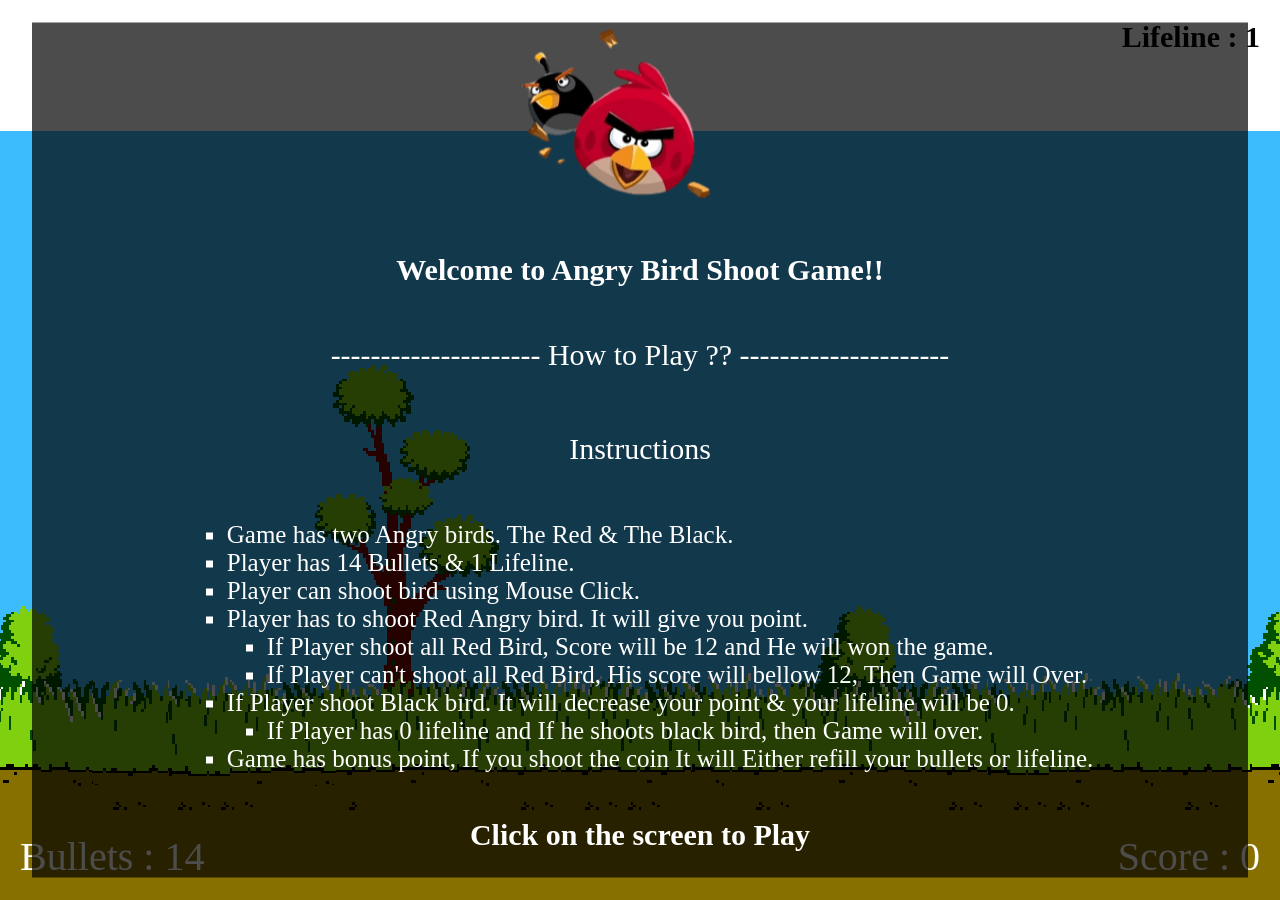
<file: games/static/games/playable/angry_birds_neo/index.html>
<!DOCTYPE html>
<html lang="en">
<head>
    <meta charset="UTF-8">
    <title>AngryBird ShootGame</title>
    <link rel="stylesheet" href="./css/style.css">
    <!-- <script src="./js/main.js"></script> -->
    
</head>
<body id="body">
    
    <div id="score">Score : <span id="currentScore">0</span></div>
    <div id="bullets">Bullets : <span id="currentBullet">14</span></div>
    <div id="lifeline">Lifeline : <span id="currentlifeLine">1</span></div>
 
    <div class="splash">
        <img src="./images/splash.png" alt="">
        <h1 class = "splash-header">Welcome to Angry Bird Shoot Game!!</h1>
        <p>--------------------- How to Play ?? ---------------------</p>
        <p>Instructions</p>
        <ul>
            <li>Game has two Angry birds. The Red & The Black.</li>
            <li>Player has 14 Bullets & 1 Lifeline.</li>
            <li>Player can shoot bird using Mouse Click.</li>
            <li>Player has to shoot Red Angry bird. It will give you point.
                <ul>
                    <li>If Player shoot all Red Bird, Score will be 12 and He will won the game.</li>
                    <li>If Player can't shoot all Red Bird, His score will bellow 12, Then Game will Over.</li>
                </ul>
            </li>
            <li>If Player shoot Black bird. It will decrease your point & your lifeline will be 0.
                <ul>
                    <li>If Player has 0 lifeline and If he shoots black bird, then Game will over.</li>
                </ul>
            </li>
            <li>Game has bonus point, If you shoot the coin It will Either refill your bullets or lifeline.</li>
        </ul>
        <h1 class = "splash-header">Click on the screen to Play</h1>
    </div>
    <script src="./js/angryBird.js"></script>
    <script src="./js/bombBird.js"></script>
    <script src="./js/lifeLine.js"></script>
    <script src="./js/game.js"></script>
</body>
</html>
</file>
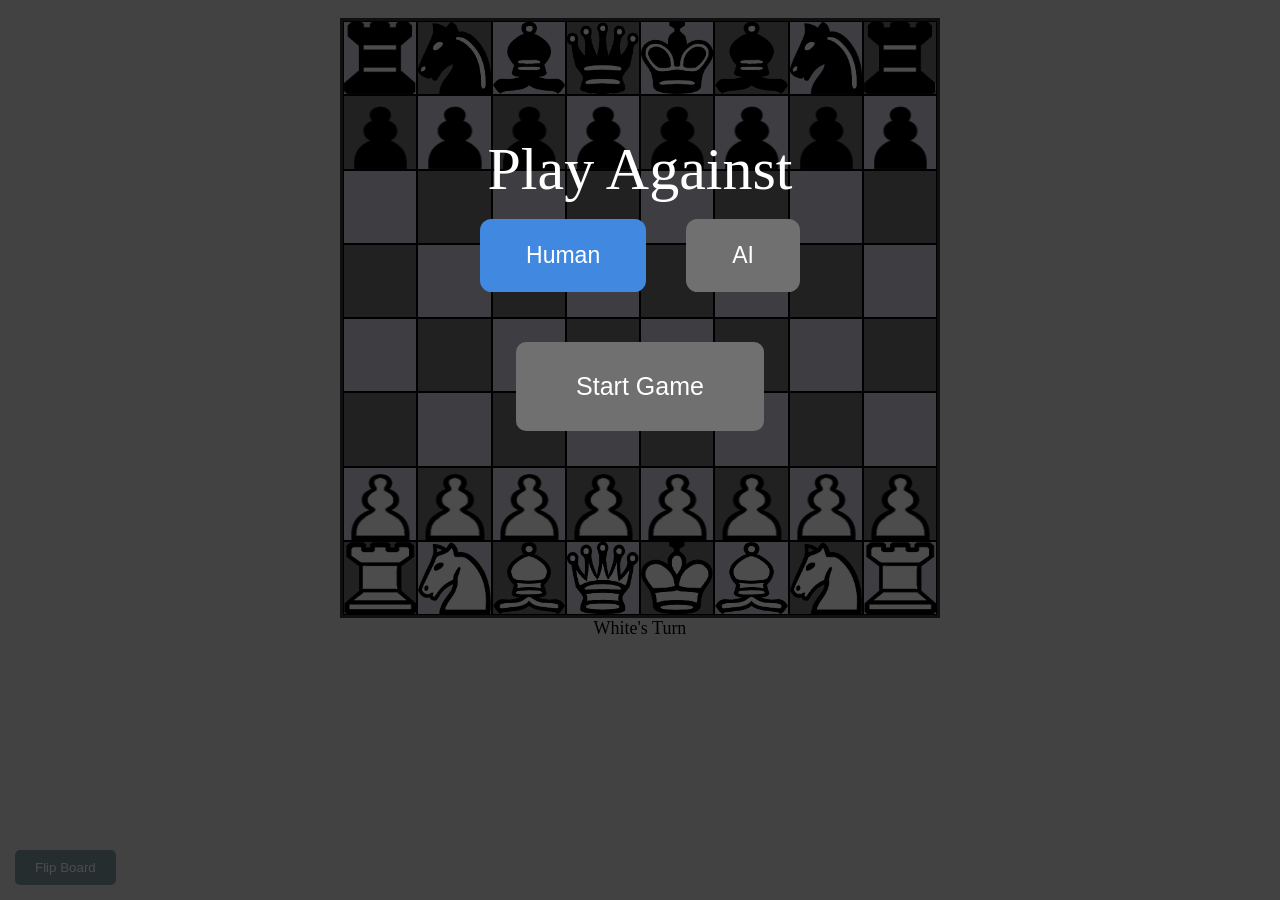
<file: games/static/games/playable/chess/index.html>
<!DOCTYPE html>
<html>
<head>
	<title>Chess Game</title>
	<link rel="stylesheet" type="text/css" href="chess.css">
    <meta name="viewport" content="width=device-width, initial-scale=1" />
	<meta property="og:image" content="img/share.jpeg" />
	<meta property="og:description" content="A complete well automated chess game made by JavaScript that contains AI. Check it out. I hope you like it." />
	<meta name="author" content="Ahmed Alkholy">
	<link rel="icon" type="image/x-icon" href="favicon.ico">
</head>
<body>

<div id="startscene" class="scene show">
	<div class="scene-content" style="margin-top: 15vh;">
		<div style="margin-bottom: 50px;">
			<h2>Play Against</h2>
			<input type="radio" name="oponent" id="humanOponent" value="human" onchange="changeColorSelect()" checked>
			<label for="humanOponent">Human</label>
			&ensp;
			<input type="radio" name="oponent" id="aiOponent" value="ai" onchange="changeColorSelect()">
			<label for="aiOponent">AI</label>
		</div>
		
		<div class="select-color-container" style="margin-bottom: 50px;display: none;">
			<h2>Select Your Color</h2>
			<input type="radio" name="human_color" id="humanColorWhite" value="white" checked>
			<label for="humanColorWhite">White</label>
			&ensp;
			<input type="radio" name="human_color" id="humanColorBlack" value="black">
			<label for="humanColorBlack">Black</label>
		</div>

		<div class="start-game-container">
			<button class="button button-big" onclick="startNewGame()">Start Game</button>
		</div>
	</div>
	<div class="overlay"></div>
</div>

<div id="endscene" class="scene">
	<p class="scene-content winning-sign"></p>
	<div class="overlay"></div>
</div>
	
<br>
	<div class="board-container">

		<div id="board">
			<div id="final" class="odd">
				<div id="81" class="square" data-square="8-a">
					<img class="piece rook" id="blackRook1" src="img/black-rook.webp">
				</div>
				<div id="82" class="square" data-square="8-b">
					<img class="piece knight" id="blackKnight1" src="img/black-knight.webp">
				</div>
				<div id="83" class="square" data-square="8-c">
					<img class="piece bishop" id="blackBishop1" data-color="black" src="img/black-bishop.webp">
				</div>
				<div id="84" class="square" data-square="8-d">
					<img class="piece bking" id="blackQueen" data-color="black" src="img/black-queen.webp">
				</div>
				<div id="85" class="square" data-square="8-e">
					<img class="piece bking" id="blackKing" data-color="black" src="img/black-king.webp">
				</div>
				<div id="86" class="square" data-square="8-f">
					<img class="piece bishop" id="blackBishop2" data-color="black" src="img/black-bishop.webp">
				</div>
				<div id="87" class="square" data-square="8-g">
					<img class="piece bking" id="blackKnight2" data-color="black" src="img/black-knight.webp">
				</div>
				<div id="88" class="square" data-square="8-h">
					<img class="piece rook" id="blackRook2" src="img/black-rook.webp">
				</div>
			</div>
			<div class="even">
				<div id="71" class="square" data-square="7-a">
					<img class="piece pawn" id="blackPawn1" src="img/black-pawn.webp">
				</div>
				<div id="72" class="square" data-square="7-b">
					<img class="piece pawn" id="blackPawn2" src="img/black-pawn.webp">
				</div>
				<div id="73" class="square" data-square="7-c">
					<img class="piece pawn" id="blackPawn3" src="img/black-pawn.webp">
				</div>
				<div id="74" class="square" data-square="7-d">
					<img class="piece pawn" id="blackPawn4" src="img/black-pawn.webp">
				</div>
				<div id="75" class="square" data-square="7-e">
					<img class="piece pawn" id="blackPawn5" src="img/black-pawn.webp">
				</div>
				<div id="76" class="square" data-square="7-f">
					<img class="piece pawn" id="blackPawn6" src="img/black-pawn.webp">
				</div>
				<div id="77" class="square" data-square="7-g">
					<img class="piece pawn" id="blackPawn7" src="img/black-pawn.webp">
				</div>
				<div id="78" class="square" data-square="7-h">
					<img class="piece pawn" id="blackPawn8" src="img/black-pawn.webp">
				</div>
			</div>
			<div class="odd">
				<div id="61" class="square" data-square="6-a"></div>
				<div id="62" class="square" data-square="6-b"></div>
				<div id="63" class="square" data-square="6-c"></div>
				<div id="64" class="square" data-square="6-d"></div>
				<div id="65" class="square" data-square="6-e"></div>
				<div id="66" class="square" data-square="6-f"></div>
				<div id="67" class="square" data-square="6-g"></div>
				<div id="68" class="square" data-square="6-h"></div>
			</div>
			<div class="even">
				<div id="51" class="square" data-square="5-a"></div>
				<div id="52" class="square" data-square="5-b"></div>
				<div id="53" class="square" data-square="5-c"></div>
				<div id="54" class="square" data-square="5-d"></div>
				<div id="55" class="square" data-square="5-e"></div>
				<div id="56" class="square" data-square="5-f"></div>
				<div id="57" class="square" data-square="5-g"></div>
				<div id="58" class="square" data-square="5-h"></div>
			</div>
			<div class="odd">
				<div id="41" class="square" data-square="4-a"></div>
				<div id="42" class="square" data-square="4-b"></div>
				<div id="43" class="square" data-square="4-c"></div>
				<div id="44" class="square" data-square="4-d"></div>
				<div id="45" class="square" data-square="4-e"></div>
				<div id="46" class="square" data-square="4-f"></div>
				<div id="47" class="square" data-square="4-g"></div>
				<div id="48" class="square" data-square="4-h"></div>
			</div>
			<div class="even">
				<div id="31" class="square" data-square="3-a"></div>
				<div id="32" class="square" data-square="3-b"></div>
				<div id="33" class="square" data-square="3-c"></div>
				<div id="34" class="square" data-square="3-d"></div>
				<div id="35" class="square" data-square="3-e"></div>
				<div id="36" class="square" data-square="3-f"></div>
				<div id="37" class="square" data-square="3-g"></div>
				<div id="38" class="square" data-square="3-h"></div>
			</div>
			<div class="odd">
				<div class="square white" id="21" data-square="2-a">
					<img class="piece pawn" id="whitePawn1" src="img/white-pawn.webp">
				</div>
				<div class="square white" id="22" data-square="2-b">
					<img class="piece pawn" id="whitePawn2" src="img/white-pawn.webp">
				</div>
				<div class="square white" id="23" data-square="2-c">
					<img class="piece pawn" id="whitePawn3" src="img/white-pawn.webp">
				</div>
				<div class="square white" id="24" data-square="2-d">
					<img class="piece pawn" id="whitePawn4" src="img/white-pawn.webp">
				</div>
				<div class="square white" id="25" class="square" data-square="2-e">
					<img class="piece pawn" id="whitePawn5" src="img/white-pawn.webp">
				</div>
				<div class="square white" id="26" data-square="2-f">
					<img class="piece pawn" id="whitePawn6" src="img/white-pawn.webp">
				</div>
				<div class="square white" id="27" data-square="2-g">
					<img class="piece pawn" id="whitePawn7" src="img/white-pawn.webp">
				</div>
				<div class="square white" id="28" data-square="2-h">
					<img class="piece pawn" id="whitePawn8" src="img/white-pawn.webp">
				</div>
			</div>
			<div class="even">
				<div id="11" class="square white" data-square="1-a">
					<img class="piece rook" id="whiteRook1" src="img/white-rook.webp">
				</div>
				<div id="12" class="square white" data-square="1-b">
					<img class="piece knight" id="whiteKnight1" src="img/white-knight.webp">
				</div>
				<div id="13" class="square white" data-square="1-c">
					<img class="piece bishop" id="whiteBishop1" data-color="white" src="img/white-bishop.webp">
				</div>
				<div id="14" class="square white" data-square="1-d">
					<img class="piece queen" id="whiteQueen" src="img/white-queen.webp">
				</div>
				<div id="15" class="square white" data-square="1-e">
					<img class="piece wking" src="img/white-king.webp" class="white" id="whiteKing">
				</div>
				<div id="16" class="square white" data-square="1-f">
					<img class="piece knight" id="whiteBishop2" src="img/white-bishop.webp">
				</div>
				<div id="17" class="square white" data-square="1-g">
					<img class="piece knight" id="whiteKnight2" src="img/white-knight.webp">
				</div>
				<div id="18" class="square white" data-square="1-h">
					<img class="piece rook" id="whiteRook2" src="img/white-rook.webp">
				</div>
			</div>
		</div>

		<p id="turn">White's Turn</p>

		<div class="semataries">
			<div id="whiteSematary" class="sematary">
				<div class="pawn"></div>
				<div class="knight"></div>
				<div class="bishop"></div>
				<div class="rook"></div>
				<div class="queen"></div>
			</div>
	
			<div id="blackSematary" class="sematary">
				<div class="pawn"></div>
				<div class="knight"></div>
				<div class="bishop"></div>
				<div class="rook"></div>
				<div class="queen"></div>
			</div>
		</div>

	</div>

<div style="position:absolute;left:15px;bottom:15px;">
	<button class="flip-board" onclick="boardAnimate()">Flip Board</button>
</div>

<script type="text/javascript" src="piece.js"></script>
<script type="text/javascript" src="History.js"></script>
<script type="text/javascript" src="Game.js"></script>
<script type="text/javascript" src="SimulationGame.js"></script>
<script type="text/javascript" src="ai.js"></script>
<script type="text/javascript" src="Board.js"></script>

<script type="text/javascript">
	const boardAnimate = () => {
		const board = document.getElementById('board');
		const elements = board.getElementsByClassName('piece');
		if (board.classList.contains('animate')) {
			board.classList.remove('animate');
			board.classList.add('animate-backward');
			for (element of elements) {
				element.classList.remove('forward');
				element.classList.add('backward');
			}
		}
		else{
			board.classList.remove('animate-backward');
			board.classList.add('animate');
			for (element of elements) {
				element.classList.remove('backward');
				element.classList.add('forward');
			}
		}	
	}
</script>

<script>
	const changeColorSelect = () => {
		const playAgainst = document.querySelector('input[name="oponent"]:checked').value;
		if (playAgainst === 'ai') {
			showColorSelect();
		}
		else {
			hideColorSelect();
		}		
	}

	changeColorSelect();
</script>

</body>
</html>
</file>
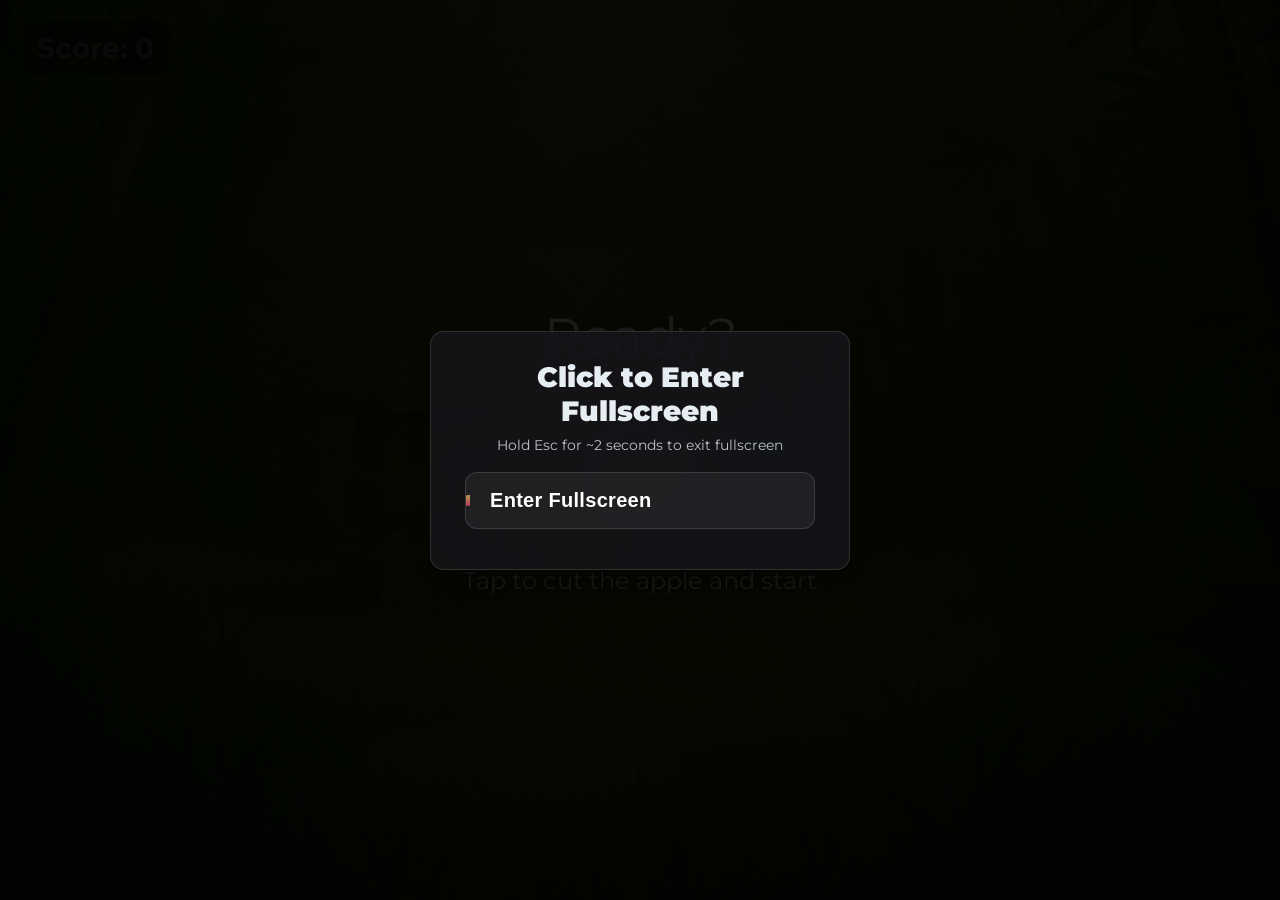
<file: games/static/games/playable/fruit_ninja/index.html>
<!DOCTYPE html>
<html lang="en">
<head>
  <meta charset="UTF-8" />
  <meta name="viewport" content="width=device-width, initial-scale=1" />
  <title>Fruit Ninja</title>
  <!-- Modern game UI font -->
  <link href="https://fonts.googleapis.com/css2?family=Montserrat:wght@500;700;900&display=swap" rel="stylesheet">
  <link rel="stylesheet" href="styles/main.css">
</head>
<body>
  <canvas id="gameCanvas"></canvas>
  <div id="score">Score: 0</div>

  <!-- Fullscreen Gate Overlay -->
  <div id="fullscreenGate">
    <div class="fsGatePanel">
      <div class="fsGateTitle">Click to Enter Fullscreen</div>
      <div class="fsGateHint">Hold Esc for ~2 seconds to exit fullscreen</div>
      <button id="enterFullscreenBtn" class="menuButton">Enter Fullscreen</button>
    </div>
  </div>

  <!-- Main Menu -->
  <div id="mainMenu" style="display: none;">
    <div class="menuPanel">
      <h1 class="menuTitle">Fruit Ninja</h1>
      <button id="newGameBtn" class="menuButton">Start Game</button>
      <button id="settingsBtn" class="menuButton">Settings</button>
      <button id="highScoresBtn" class="menuButton">High Scores</button>
    </div>
  </div>

  <!-- Settings Menu -->
  <div id="settingsMenu" style="display: none;">
    <div class="menuPanel">
      <h2 class="menuTitle">Settings</h2>
      <div class="setting">
        <label for="musicVolume">Music Volume</label>
        <input type="range" id="musicVolume" min="0" max="1" step="0.1" value="1">
      </div>
      <div class="setting">
        <label for="sfxVolume">SFX Volume</label>
        <input type="range" id="sfxVolume" min="0" max="1" step="0.1" value="1">
      </div>
      <button id="backBtn" class="menuButton">Back</button>
    </div>
  </div>

  <!-- Game Over Overlay -->
  <div id="gameOver">
    <div class="gameOverPanel">
      <div class="gameOverTitle">GAME OVER</div>
      <div class="gameOverSubtext">Click to Restart</div>
    </div>
  </div>
  
  <!-- READY SCREEN OVERLAY -->
  <div id="readyScreen">
    <div id="readyText">Ready?</div>
    <div id="readyApple">🍎</div>
    <div id="readySubtext">Tap to cut the apple and start</div>
  </div>
  
  <!-- Component Scripts - Order matters for dependencies -->
  <script src="scripts/core/Constants.js"></script>
  <script src="scripts/core/GameState.js"></script>
  <script src="scripts/audio/AudioManager.js"></script>
  <script src="scripts/utils/GeometryUtils.js"></script>
  <script src="scripts/rendering/EmojiCache.js"></script>
  <script src="scripts/entities/GameObject.js"></script>
  <script src="scripts/entities/Fruit.js"></script>
  <script src="scripts/entities/FruitSlice.js"></script>
  <script src="scripts/entities/Particle.js"></script>
  <script src="scripts/entities/ComboSplash.js"></script>
  <script src="scripts/effects/EffectsManager.js"></script>
  <script src="scripts/input/InputManager.js"></script>
  <script src="scripts/rendering/Renderer.js"></script>
  <script src="scripts/spawning/SpawnManager.js"></script>
  <script src="scripts/collision/CollisionDetector.js"></script>
  <script src="scripts/ui/UIManager.js"></script>
  <script src="scripts/core/GameEngine.js"></script>
  <script src="scripts/main.js"></script>
</body>
</html>
</file>
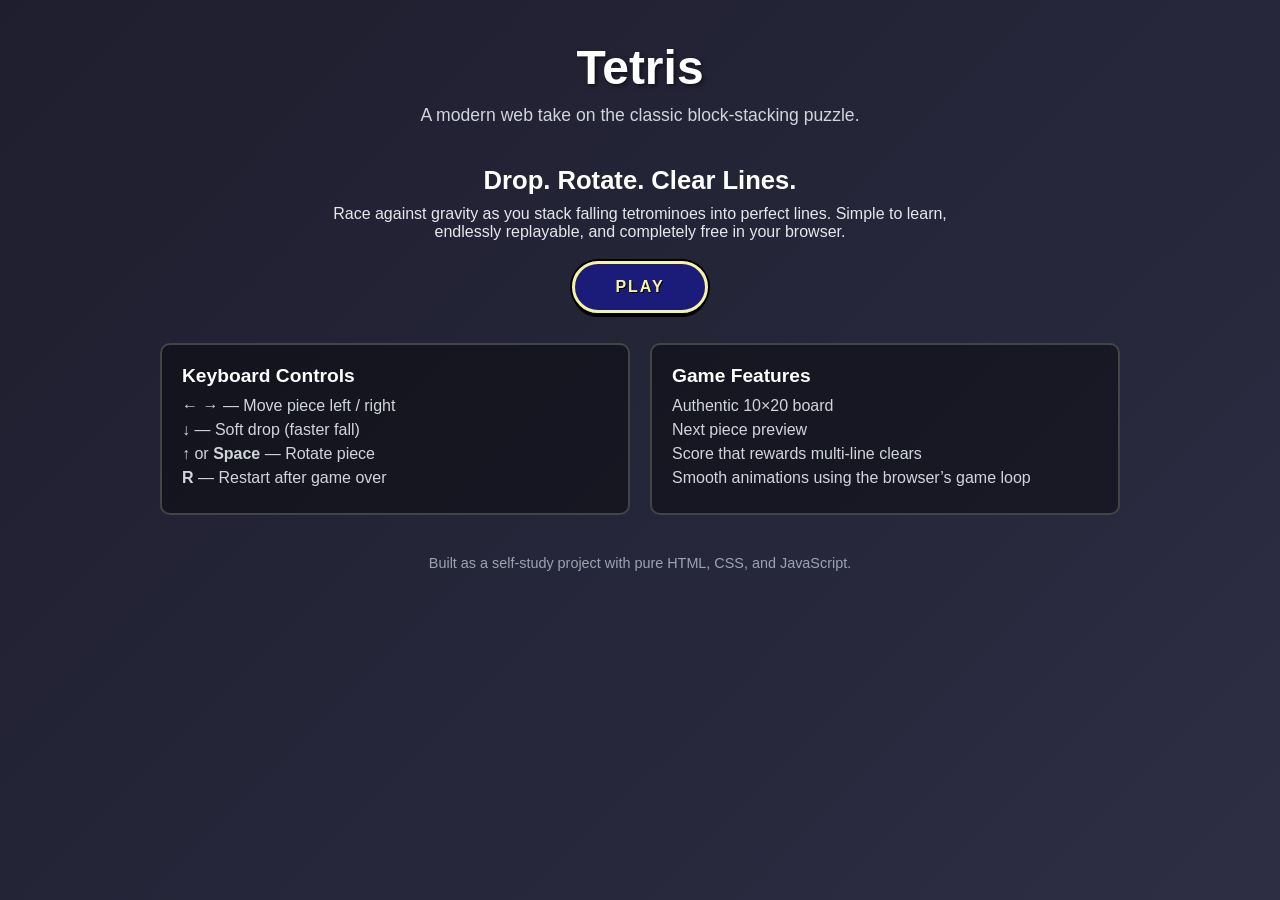
<file: games/static/games/playable/tetris/index.html>
<!DOCTYPE html>
<html lang="en">
  <head>
    <meta charset="UTF-8" />
    <meta name="viewport" content="width=device-width, initial-scale=1.0" />
    <title>Tetris - Classic Web Edition</title>
    <link rel="stylesheet" href="style.css" />
  </head>
  <body>
    <div class="landing-container">
      <header class="landing-header">
        <h1 class="landing-title">Tetris</h1>
        <p class="landing-tagline">
          A modern web take on the classic block‑stacking puzzle.
        </p>
      </header>

      <main class="landing-main">
        <section class="landing-highlight">
          <h2>Drop. Rotate. Clear Lines.</h2>
          <p>
            Race against gravity as you stack falling tetrominoes into perfect
            lines. Simple to learn, endlessly replayable, and completely free in
            your browser.
          </p>
          <a href="game.html" class="play-button">Play</a>
        </section>

        <section class="landing-details">
          <div class="landing-card">
            <h3>Keyboard Controls</h3>
            <ul>
              <li><strong>← →</strong> &mdash; Move piece left / right</li>
              <li><strong>↓</strong> &mdash; Soft drop (faster fall)</li>
              <li>
                <strong>↑</strong> or <strong>Space</strong> &mdash; Rotate
                piece
              </li>
              <li><strong>R</strong> &mdash; Restart after game over</li>
            </ul>
          </div>
          <div class="landing-card">
            <h3>Game Features</h3>
            <ul>
              <li>Authentic 10×20 board</li>
              <li>Next piece preview</li>
              <li>Score that rewards multi‑line clears</li>
              <li>Smooth animations using the browser’s game loop</li>
            </ul>
          </div>
        </section>
      </main>

      <footer class="landing-footer">
        <p>
          Built as a self‑study project with pure HTML, CSS, and JavaScript.
        </p>
      </footer>
    </div>
  </body>
</html>
</file>
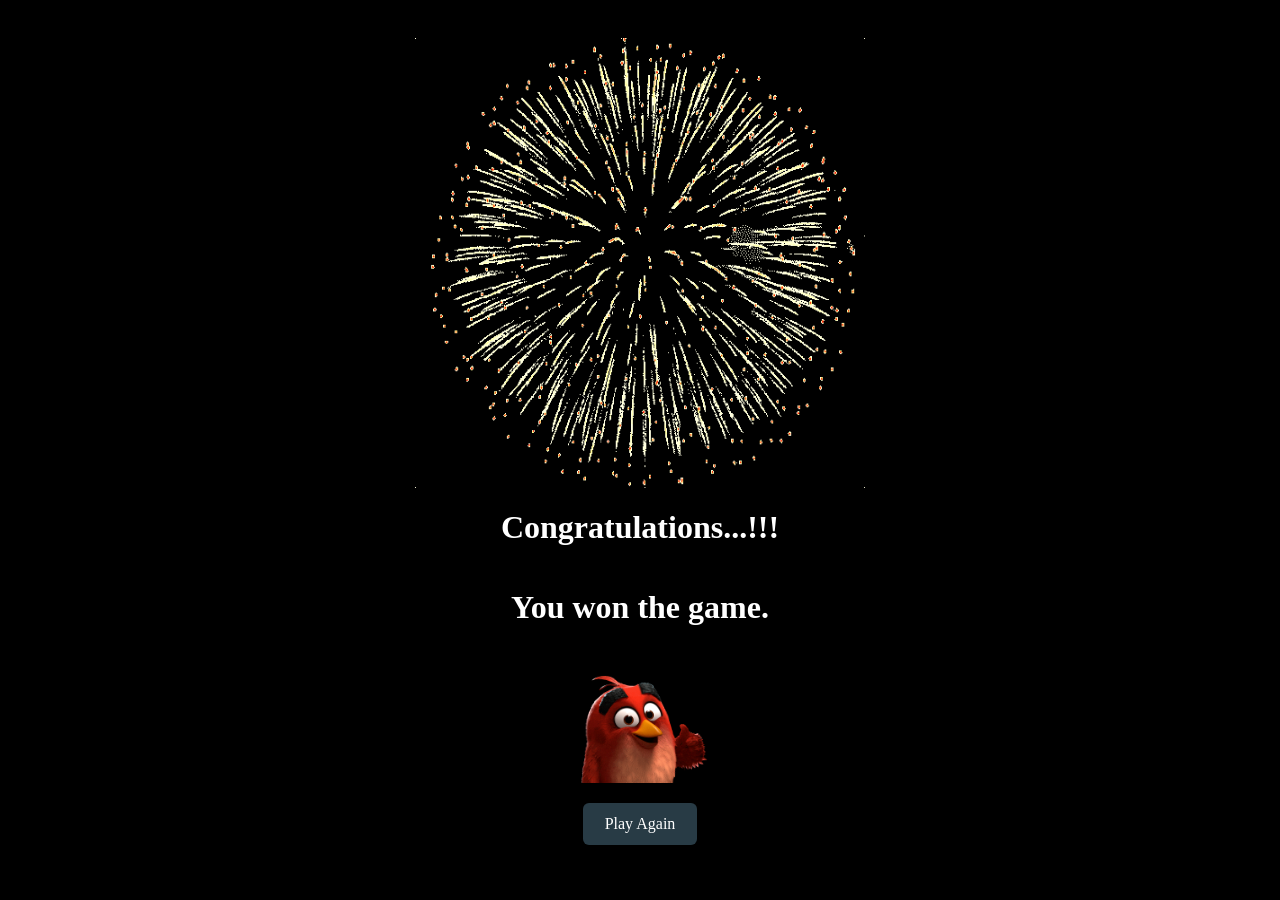
<file: games/static/games/playable/angry_birds_neo/gameWon.html>
<!DOCTYPE html>
<html lang="en">
<head>
    <meta charset="UTF-8">
    <meta name="viewport" content="width=device-width, initial-scale=1.0">
    <title>Game Won</title>
    <style>
        body{
            background: black;
            background-repeat: no-repeat;
            background-attachment: fixed;
            background-position: bottom;
            background-size: 100%;
            overflow: hidden;
            color: white
        }
        .container{
            display: flex;
            justify-content: center;
            align-items: center;
            flex-direction: column;
        }
        
        #go{
            height: 50vh;
            width: 50vh;
            margin-top: 30px;
        }
        #ab{
            height: 15vh;
            width: 15vh;
        }
        #foobar { display: none }
        .button {
        display: inline-block;
        padding: 10px 20px;
        text-align: center;
        text-decoration: none;
        color: #ffffff;
        background-color: #283b45;
        border-radius: 6px;
        outline: none;
        transition: 0.3s;
        border: 2px solid transparent;
        margin-top: 20px;
      }
      .button:hover,
      .button:focus {
        background-color: #c2c7c7;
        border-color: #7aa8b7;
        color: #283b45;
      }
    </style>
<script>
    window.onload=function(){
    document.getElementById("my_audio").play();
  }
</script>
</head>
<body>
    <div class="container">
        <img id = 'go' src="./images/fireworks.gif" alt="">
        <h1>Congratulations...!!!</h1>
        <h1>You won the game.</h1>
        <img id="ab" src="./images/success.gif" alt="">
        <a class="button" href="./index.html"><span>Play Again</span></a>
    </div>
    
    <audio src="./audio/success.mp3" id="my_audio" autoplay="autoplay"></audio>
    
</body>
</html>
</file>
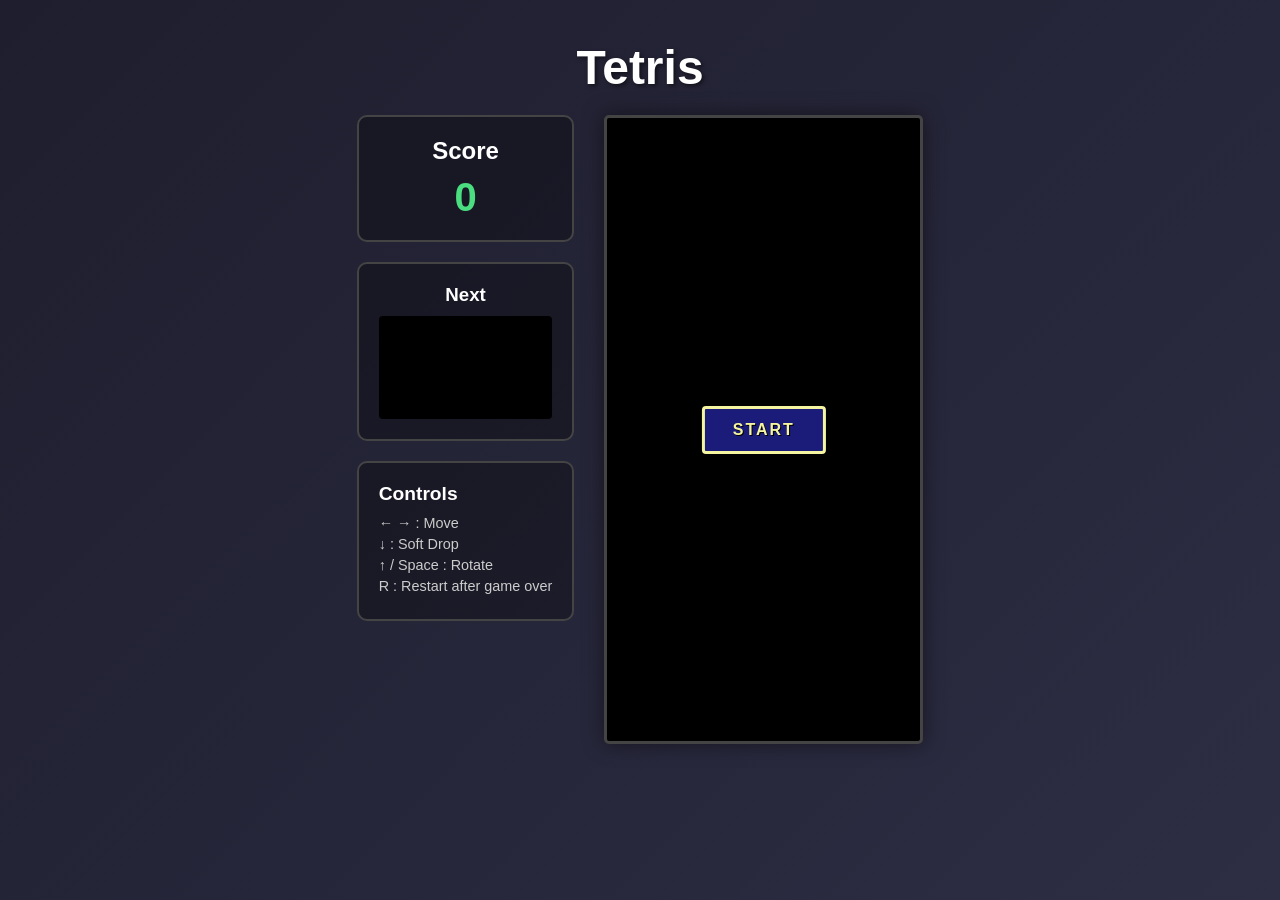
<file: games/static/games/playable/tetris/game.html>
<!DOCTYPE html>
<html lang="en">
  <head>
    <meta charset="UTF-8" />
    <meta name="viewport" content="width=device-width, initial-scale=1.0" />
    <title>Tetris - Play</title>
    <link rel="stylesheet" href="style.css" />
  </head>
  <body>
    <div class="container">
      <h1>Tetris</h1>
      <div class="game-wrapper">
        <div class="game-info">
          <div class="score-section">
            <h2>Score</h2>
            <div id="score">0</div>
          </div>
          <div class="next-section">
            <h3>Next</h3>
            <div id="next-piece" class="next-board"></div>
          </div>
          <div class="controls-section">
            <h3>Controls</h3>
            <p>← → : Move</p>
            <p>↓ : Soft Drop</p>
            <p>↑ / Space : Rotate</p>
            <p>R : Restart after game over</p>
          </div>
        </div>
        <div class="board-container">
          <div id="game-board" class="game-board"></div>
          <button id="start-button" class="start-button">START</button>
        </div>
      </div>
      <div id="game-over" class="game-over hidden">
        <h2>Game Over!</h2>
        <p>Press R to restart</p>
      </div>
    </div>
    <script src="game.js"></script>
  </body>
</html>
</file>
<file: games/static/games/playable/angry_birds_neo/css/style.css>
body {
  margin: 0;
  padding: 0;
  background-image: url("../images/background.png");
  background-repeat: no-repeat;
  background-attachment: fixed;
  background-position: bottom;
  background-size: 100%;
  overflow: hidden;
  
}



html{
    cursor: url("../images/cross.png")40 40,crosshair;
    
}

#score, #bullets,#lifeline {
  position: absolute;
  bottom: 20px;
  right: 20px;
  color: white;
  font-size: 40px;
}
#bullets{
    left : 20px;
}
#lifeline{
    top: 20px;
    font-size: 30px;
    text-align: center;
    color: black;
    font-weight: 600;
}
.splash{
  cursor : pointer;
  position : fixed;
  top : 50%;
  left : 50%;
  height : 95%;
  width : 95%;
  transform : translate(-50%,-50%);    
  background-color: rgba(0,0,0,0.7);
  transition : all ease-in-out 600ms;
  font-family : consolas;
  font-size : 30px;
  color : white;
  display : flex;
  justify-content: center;
  align-items : center;
  flex-direction: column;
}
.hidden{
  transition : 0.5s;
  display : none;
}
.splash-header {  
  font-family : consolas;
  font-size : 30px; 
}

ul{
  list-style-type: square;
  font-size : 25px;
}
</file>
<file: games/static/games/playable/chess/chess.css>
*{
	margin: 0;
	padding: 0;
}
body{
	background: #dddddd;
}
.board-container {
	width: 600px;
	max-width: 90%;
    justify-content: center;
	margin:auto;
	position:relative;
}
.semataries {
	width: 100%;
	margin:auto;
	display: flex;
    justify-content: center;
}
.sematary {
	width: 50%;
}
#blackSematary {
	text-align: right;
}
#board{
	aspect-ratio: 1 / 1;
	margin: auto;
	border:3px #333 solid;
}
#board div div{
	float: left;
    width: calc(100% / 8);
	aspect-ratio: 1 / 1;
	box-sizing: border-box;
	border: #000 solid .01cm;
}

#board .even div:nth-child(even){
	background: #ccd;
}

#board .even div:nth-child(odd){
	background: rgb(112, 112, 112);/*621700*/
}

#board .odd div:nth-child(even){
	background: rgb(112, 112, 112);/*621700*/
}

#board .odd div:nth-child(odd){
	background: #ccd;
}

.animate{
	animation: rotateBoard 1s ease-out;
	animation-fill-mode: both;
}
@keyframes rotateBoard { 
  0% {
    transform: rotateZ(0);
  }
  100%{
  	transform: rotateZ(-180deg);
  }

}
.forward{
	transform: rotateZ(-180deg);
}
.backward{
	transform: rotateZ(0);
}
.animate-backward{
	animation: rotateBoardBackward 1s ease-out;
	animation-fill-mode: both;
}
@keyframes rotateBoardBackward { 
  0% {
    transform: rotateZ(-180deg);
  }
  100%{
  	transform: rotateZ(0);
  }

}
img.piece{
	width: 100%;
	height: 100%;
	float: left;
}
.allowed{
	opacity: .8;
	background: radial-gradient(#333,#222 )!important;
	/*-webkit-box-shadow: inset 1px -4px 92px 0px rgba(0,0,0,0.75);
	-moz-box-shadow: inset 1px -4px 92px 0px rgba(0,0,0,0.75);
	box-shadow: inset 1px -4px 92px 0px rgba(0,0,0,0.75);*/
	border:1px solid black !important;
}
.last-move {
	background: #30b030 !important;
}
.clicked-square{
	background: radial-gradient(#333,#222 )!important;
	border:1px solid black !important;
}
.sematary img {
	transform: rotateZ(0);
	width: 1.8rem;
	height: 1.8rem;
}
#blackSematary div{
	overflow-y: auto;
	margin-bottom: 2px;
}
.scene{
	position: relative;
	opacity: 0;
	display: none;
	z-index: 1;
}
.overlay{
	position: fixed;
	width: 100%;
	height: 100%;
	background: #000;
	opacity: .7;
	z-index: 1;
}
.scene .scene-content{
	position: fixed;
	color:#fff;
	z-index: 2;
	width: 100%;
    text-align: center;
    margin-top: 40vh;
    font-size: 40px;
	height: 100vh;
}

.scene-content h2 {
	font-weight: 500;
	margin-bottom: 15px;
}

@media screen and (max-width: 600px) {
	.scene-content h2 {
		font-size: 2rem;
	}
}

.show{
	display: block !important;
	animation: showMessage 1s ease-out;
	animation-fill-mode: both;
}

.hidden {
	display: none;
}

@keyframes showMessage { 
  0% {
  	opacity: 0;
  }
  100%{
  	opacity: 1;
  }

}
#turn{
	text-align: center;
	font-size: 18px;
}
.winning-sign:first-letter{
	text-transform: uppercase;
}

.flip-board{
	padding: 10px 20px;
    border-radius: 5px !important;
    outline: 0;
    background: #7f979e;
    color: white;
    border: 0;
}


input[type="radio"] {
	display: none;
}
label {
	background-color: rgb(112,112,112);
	position: relative;
	font-family: "Poppins", sans-serif;
	cursor: pointer;
	display: inline-flex;
	align-items: center;
	gap: 0.8em;
	padding: 1em 2em;
	border-radius: 0.5em;
	font-size: 23px;
}

input[type="radio"]:checked + label {
	background-color: #4189e0;
	color: #ffffff;
}

.button {
	background-color: rgb(112,112,112);
	border-radius: 10px;
	border: none;
	color: white;
	padding: 20px 40px;
	text-align: center;
	text-decoration: none;
	display: inline-block;
	font-size: 20px;
	cursor: pointer;
}

.button:hover, label:hover {
	background-color: rgb(160, 160, 160);
}

.button-big {
	padding: 30px 60px;
	font-size: 25px;
}
</file>
<file: games/static/games/playable/fruit_ninja/styles/main.css>
/**
 * Main CSS Styles for Fruit Ninja
 * Clean, modern game UI (no neon/cyberpunk)
 */

/* Global Reset and Base Styles */
* { margin: 0; padding: 0; box-sizing: border-box; }

body {
  background: url("../gamebg.png") no-repeat center center fixed;
  background-size: cover;
  font-family: 'Montserrat', system-ui, -apple-system, Segoe UI, Roboto, sans-serif;
  color: #fff;
  overflow: hidden;
  position: relative;
}

/* Canvas Styles */
canvas { display: block; position: absolute; top: 0; left: 0; }

/* Score Display */
#score {
  position: absolute; top: 20px; left: 20px;
  font-size: 28px; font-weight: 700; color: #fff;
  text-shadow: 0 2px 8px rgba(0,0,0,0.6);
  z-index: 10; background: rgba(0,0,0,0.35);
  padding: 10px 16px; border-radius: 10px; border: 1px solid rgba(255,255,255,0.1);
}

/* Game Over Overlay */
#gameOver {
  position: fixed; inset: 0; display: none; align-items: center; justify-content: center;
  background: rgba(0, 0, 0, 0.85); z-index: 1000; cursor: pointer;
}

.gameOverPanel {
  background: rgba(20,20,25,0.9);
  padding: 32px 40px; border-radius: 16px; border: 1px solid rgba(255,255,255,0.12);
  text-align: center; max-width: 520px; width: 90%;
  box-shadow: 0 10px 40px rgba(0,0,0,0.5);
}

.gameOverTitle { font-size: 44px; font-weight: 900; color: #fff; margin-bottom: 16px; }
.gameOverScore { font-size: 28px; color: #ffd166; margin-bottom: 8px; }
.gameOverSubtext { font-size: 18px; color: #c9d1d9; }

/* Ready Screen Overlay */
#readyScreen {
  position: fixed; inset: 0; display: flex; flex-direction: column; align-items: center; justify-content: center;
  background: rgba(0,0,0,0.7); z-index: 100; color: #fff; font-size: 52px; cursor: pointer;
  transition: opacity 0.5s ease;
}
#readyApple { font-size: 110px; margin: 26px; animation: bounce 2s infinite; }
#readySubtext { font-size: 24px; margin-top: 12px; color: #e6edf3; text-shadow: 0 2px 8px rgba(0,0,0,0.6); }

@keyframes bounce { 0%,20%,50%,80%,100%{transform:translateY(0);} 40%{transform:translateY(-18px);} 60%{transform:translateY(-8px);} }

/* Main Menu and Settings Menu */
#mainMenu, #settingsMenu { position: fixed; inset: 0; display: flex; align-items: center; justify-content: flex-start; z-index: 2000; }

/* Main menu uses hero background */
#mainMenu {
  background: linear-gradient( to right, rgba(0,0,0,0.65) 0%, rgba(0,0,0,0.5) 40%, rgba(0,0,0,0.25) 70%, rgba(0,0,0,0.2) 100%),
              url("../mainmenu.webp") center center / cover no-repeat;
  padding-left: 8vw;
}

/* Settings menu keeps a soft dim background */
#settingsMenu { background: rgba(0,0,0,0.8); justify-content: center; }

.menuPanel {
  background: rgba(20,20,25,0.75);
  backdrop-filter: blur(6px);
  -webkit-backdrop-filter: blur(6px);
  padding: 32px 36px; border-radius: 16px;
  border: 1px solid rgba(255,255,255,0.12);
  width: 420px; max-width: 90vw; color: #e6edf3;
  box-shadow: 0 12px 50px rgba(0,0,0,0.55);
}

.menuTitle { font-size: 40px; font-weight: 900; color: #fff; margin-bottom: 22px; text-align: left; }

.menuButton {
  position: relative; display: block; width: 100%; text-align: left;
  padding: 16px 20px 16px 24px; margin: 12px 0; border-radius: 12px;
  background: rgba(255,255,255,0.06); color: #fff; border: 1px solid rgba(255,255,255,0.12);
  font-size: 20px; font-weight: 700; letter-spacing: 0.3px; cursor: pointer;
  transition: transform .15s ease, background .2s ease, border-color .2s ease, box-shadow .2s ease;
  overflow: hidden;
}
.menuButton::before {
  content: ""; position: absolute; left: 0; top: 0; bottom: 0; width: 4px; border-radius: 12px 0 0 12px;
  background: linear-gradient(180deg, #ffd166, #ef476f);
  transform: scaleY(0.2); opacity: 0.7; transition: transform .2s ease;
}
.menuButton:hover { transform: translateX(6px); background: rgba(255,255,255,0.12); border-color: rgba(255,255,255,0.25); box-shadow: 0 8px 24px rgba(0,0,0,0.35); }
.menuButton:hover::before { transform: scaleY(1); }

.setting { margin: 18px 0; text-align: left; }
.setting label { display: block; font-size: 16px; color: #c9d1d9; margin-bottom: 10px; }

input[type="range"] {
  -webkit-appearance: none; appearance: none; width: 100%; height: 8px; background: #2d333b; border-radius: 6px; outline: none; border: 1px solid rgba(255,255,255,0.1);
}
input[type="range"]::-webkit-slider-thumb {
  -webkit-appearance: none; appearance: none; width: 20px; height: 20px; background: #ffd166; cursor: pointer; border-radius: 50%; border: 2px solid #1b1f24;
}
input[type="range"]::-moz-range-thumb { width: 20px; height: 20px; background: #ffd166; cursor: pointer; border-radius: 50%; border: 2px solid #1b1f24; }

/* Combo Splash Styling */
.comboSplash { position: fixed; top: 100px; left: 50%; transform: translateX(-50%); z-index: 50; font-size: 56px; color: #ffd166; text-shadow: 0 2px 8px rgba(0,0,0,0.6); pointer-events: none; }

/* Pause Overlay (injected) */
#pauseOverlay { display: none; }

/* Hide cursor utility */
.canvas-hide-cursor { cursor: none !important; }

/* Add small hint style for fullscreen prompt */
#fsHint { color: #c9d1d9; }

/* Fullscreen Gate Overlay */
#fullscreenGate { position: fixed; inset: 0; display: flex; align-items: center; justify-content: center; background: rgba(0,0,0,0.88); z-index: 4000; }
.fsGatePanel { background: rgba(20,20,25,0.9); padding: 28px 34px; border-radius: 14px; width: 420px; max-width: 90vw; text-align: center; color: #e6edf3; border: 1px solid rgba(255,255,255,0.12); box-shadow: 0 12px 50px rgba(0,0,0,0.6); }
.fsGateTitle { font-size: 28px; font-weight: 900; margin-bottom: 8px; }
.fsGateHint { font-size: 14px; opacity: .8; margin-bottom: 18px; }
</file>
<file: games/static/games/playable/tetris/style.css>
* {
    margin: 0;
    padding: 0;
    box-sizing: border-box;
}

body {
    font-family: Arial, sans-serif;
    background: linear-gradient(135deg, #1e1e2e 0%, #2d2d44 100%);
    color: #ffffff;
    min-height: 100vh;
    padding: 40px 20px;
}

.container {
    text-align: center;
}

/* Landing page layout */
.landing-container {
    max-width: 960px;
    margin: 0 auto;
    display: flex;
    flex-direction: column;
    gap: 40px;
}

.landing-header {
    text-align: center;
}

.landing-title {
    font-size: 3rem;
    margin-bottom: 10px;
    text-shadow: 2px 2px 4px rgba(0, 0, 0, 0.5);
}

.landing-tagline {
    font-size: 1.1rem;
    color: #d1d5db;
}

.landing-main {
    display: flex;
    flex-direction: column;
    gap: 30px;
}

.landing-highlight {
    text-align: center;
}

.landing-highlight h2 {
    font-size: 1.6rem;
    margin-bottom: 10px;
}

.landing-highlight p {
    max-width: 640px;
    margin: 0 auto 20px auto;
    color: #e5e7eb;
}

.play-button {
    display: inline-block;
    padding: 14px 40px;
    font-size: 1rem;
    font-weight: bold;
    letter-spacing: 2px;
    border-radius: 999px;
    border: 3px solid #f4f4a1;
    cursor: pointer;
    background: #1b1b7a;
    color: #f4f4a1;
    box-shadow: 0 0 0 2px #000, 0 4px 0 #000;
    text-shadow: 1px 1px 0 #000;
    text-decoration: none;
    text-transform: uppercase;
}

.play-button:hover {
    background: #22228f;
}

.play-button:active {
    transform: translateY(2px);
    box-shadow: 0 0 0 2px #000, 0 2px 0 #000;
}

.landing-details {
    display: grid;
    grid-template-columns: repeat(2, minmax(0, 1fr));
    gap: 20px;
}

.landing-card {
    background: rgba(0, 0, 0, 0.4);
    border-radius: 10px;
    border: 2px solid #444;
    padding: 20px;
}

.landing-card h3 {
    margin-bottom: 10px;
    font-size: 1.2rem;
}

.landing-card ul {
    list-style: none;
}

.landing-card li {
    margin-bottom: 6px;
    color: #d1d5db;
}

.landing-footer {
    text-align: center;
    font-size: 0.9rem;
    color: #9ca3af;
}

h1 {
    font-size: 3em;
    margin-bottom: 20px;
    text-shadow: 2px 2px 4px rgba(0, 0, 0, 0.5);
}

.game-wrapper {
    display: flex;
    gap: 30px;
    justify-content: center;
    align-items: flex-start;
    flex-wrap: wrap;
}

.board-container {
    position: relative;
    display: inline-block;
}

.start-button {
    position: absolute;
    top: 50%;
    left: 50%;
    transform: translate(-50%, -50%);
    padding: 12px 28px;
    font-size: 1rem;
    font-weight: bold;
    letter-spacing: 2px;
    border-radius: 4px;
    border: 3px solid #f4f4a1;
    cursor: pointer;
    background: #1b1b7a;
    color: #f4f4a1;
    box-shadow: 0 0 0 2px #000, 0 4px 0 #000;
    text-shadow: 1px 1px 0 #000;
}

.start-button:hover {
    background: #22228f;
}

.start-button:active {
    transform: translate(-50%, -48%);
    box-shadow: 0 0 0 2px #000, 0 2px 0 #000;
}

.game-info {
    display: flex;
    flex-direction: column;
    gap: 20px;
}

.score-section {
    background: rgba(0, 0, 0, 0.3);
    padding: 20px;
    border-radius: 10px;
    border: 2px solid #444;
}

.score-section h2 {
    font-size: 1.5em;
    margin-bottom: 10px;
}

#score {
    font-size: 2.5em;
    font-weight: bold;
    color: #4ade80;
}

.controls-section {
    background: rgba(0, 0, 0, 0.3);
    padding: 20px;
    border-radius: 10px;
    border: 2px solid #444;
    text-align: left;
}

.controls-section h3 {
    margin-bottom: 10px;
    font-size: 1.2em;
}

.controls-section p {
    margin: 5px 0;
    font-size: 0.9em;
    color: #ccc;
}

.next-section {
    background: rgba(0, 0, 0, 0.3);
    padding: 20px;
    border-radius: 10px;
    border: 2px solid #444;
}

.next-board {
    margin-top: 10px;
    display: grid;
    grid-template-columns: repeat(4, 24px);
    grid-template-rows: repeat(4, 24px);
    gap: 1px;
    background: #000;
    padding: 2px;
    border-radius: 4px;
}

.next-board .cell {
    width: 24px;
    height: 24px;
}

.game-board {
    display: grid;
    grid-template-columns: repeat(10, 30px);
    grid-template-rows: repeat(20, 30px);
    gap: 1px;
    background: #000;
    padding: 2px;
    border: 3px solid #444;
    border-radius: 5px;
    box-shadow: 0 0 20px rgba(0, 0, 0, 0.5);
}

.cell {
    width: 30px;
    height: 30px;
    background: #1a1a1a;
    border: 1px solid #333;
}

.cell.filled {
    border: 1px solid rgba(255, 255, 255, 0.3);
}

.cell.I { background: #00f0f0; }
.cell.O { background: #f0f000; }
.cell.T { background: #a000f0; }
.cell.S { background: #00f000; }
.cell.Z { background: #f00000; }
.cell.J { background: #0000f0; }
.cell.L { background: #f0a000; }

.game-over {
    position: fixed;
    top: 50%;
    left: 50%;
    transform: translate(-50%, -50%);
    background: rgba(0, 0, 0, 0.9);
    padding: 40px;
    border-radius: 10px;
    border: 3px solid #f00000;
    z-index: 1000;
}

.game-over.hidden {
    display: none;
}

.game-over h2 {
    font-size: 2.5em;
    color: #f00000;
    margin-bottom: 20px;
}

.game-over p {
    font-size: 1.2em;
    color: #fff;
}

@media (max-width: 768px) {
    .game-wrapper {
        flex-direction: column;
        align-items: center;
    }

    h1 {
        font-size: 2em;
    }

    .landing-details {
        grid-template-columns: 1fr;
    }
}
</file>
